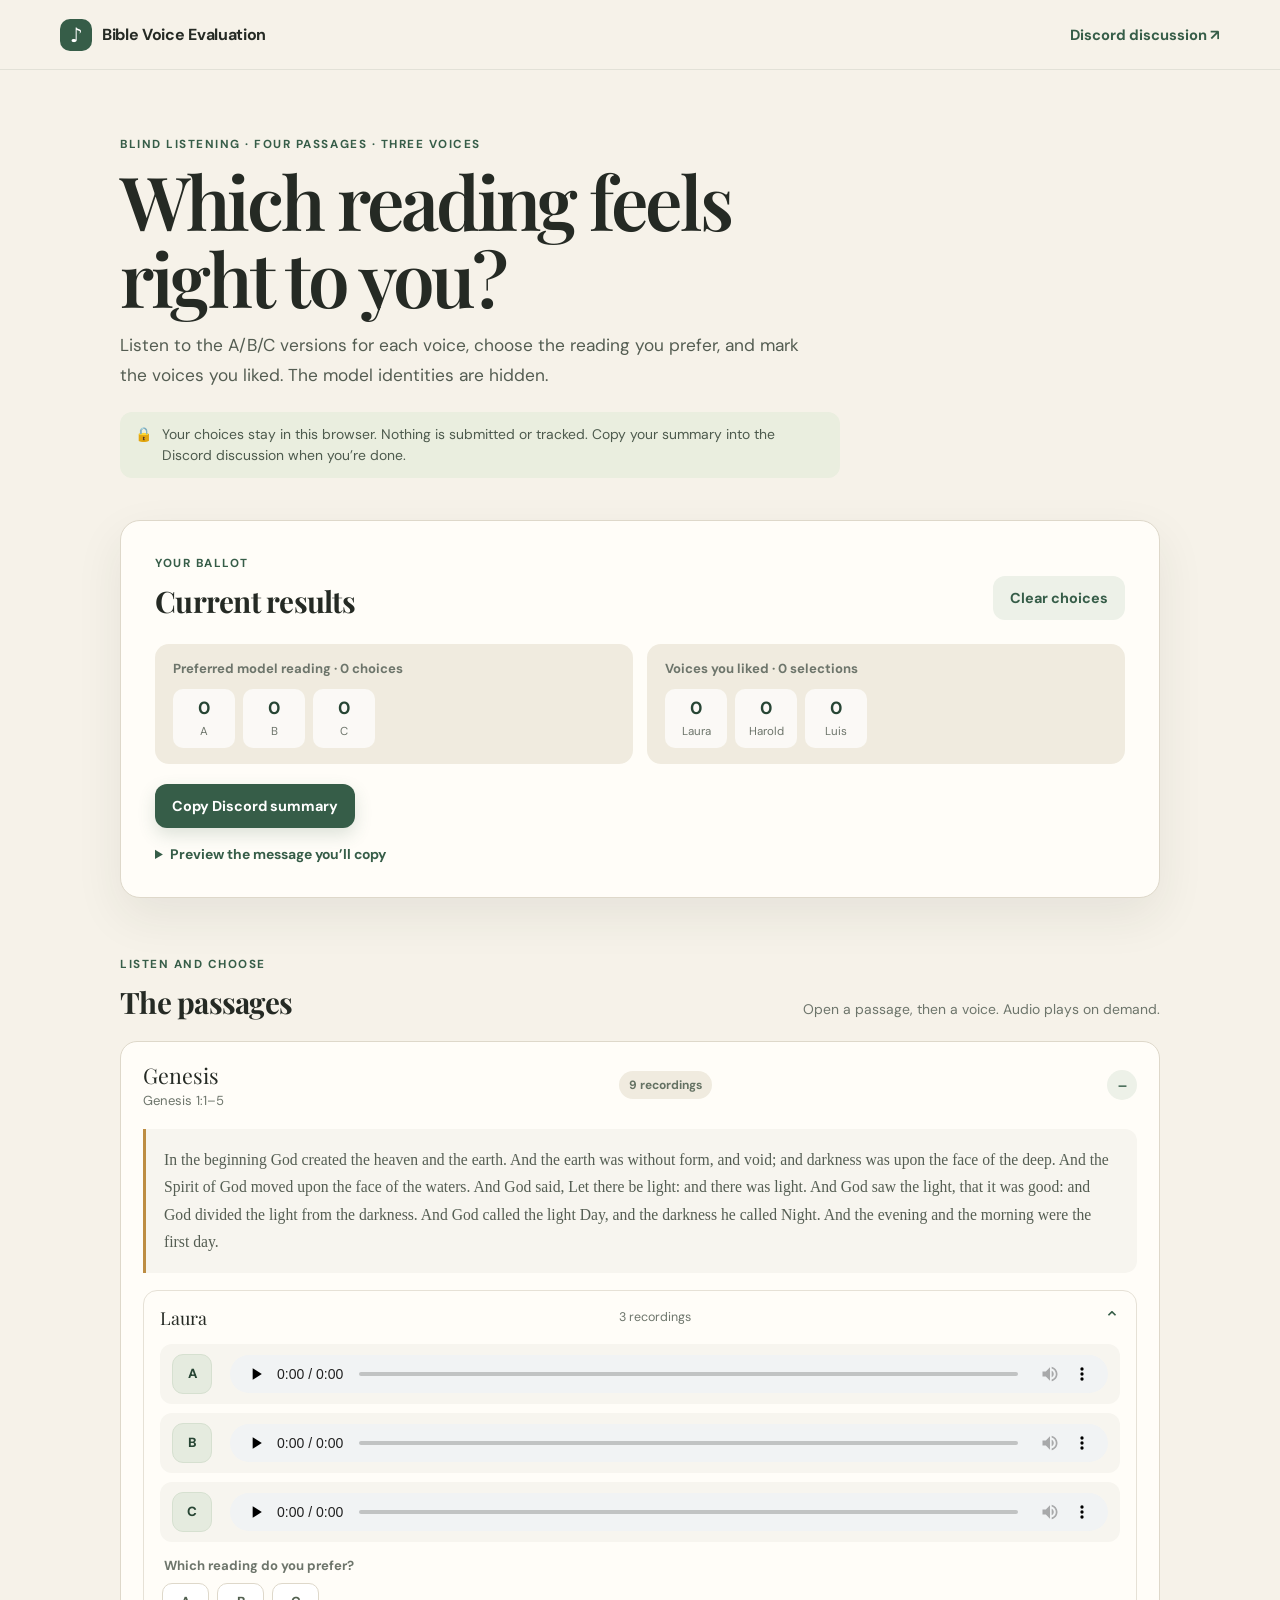
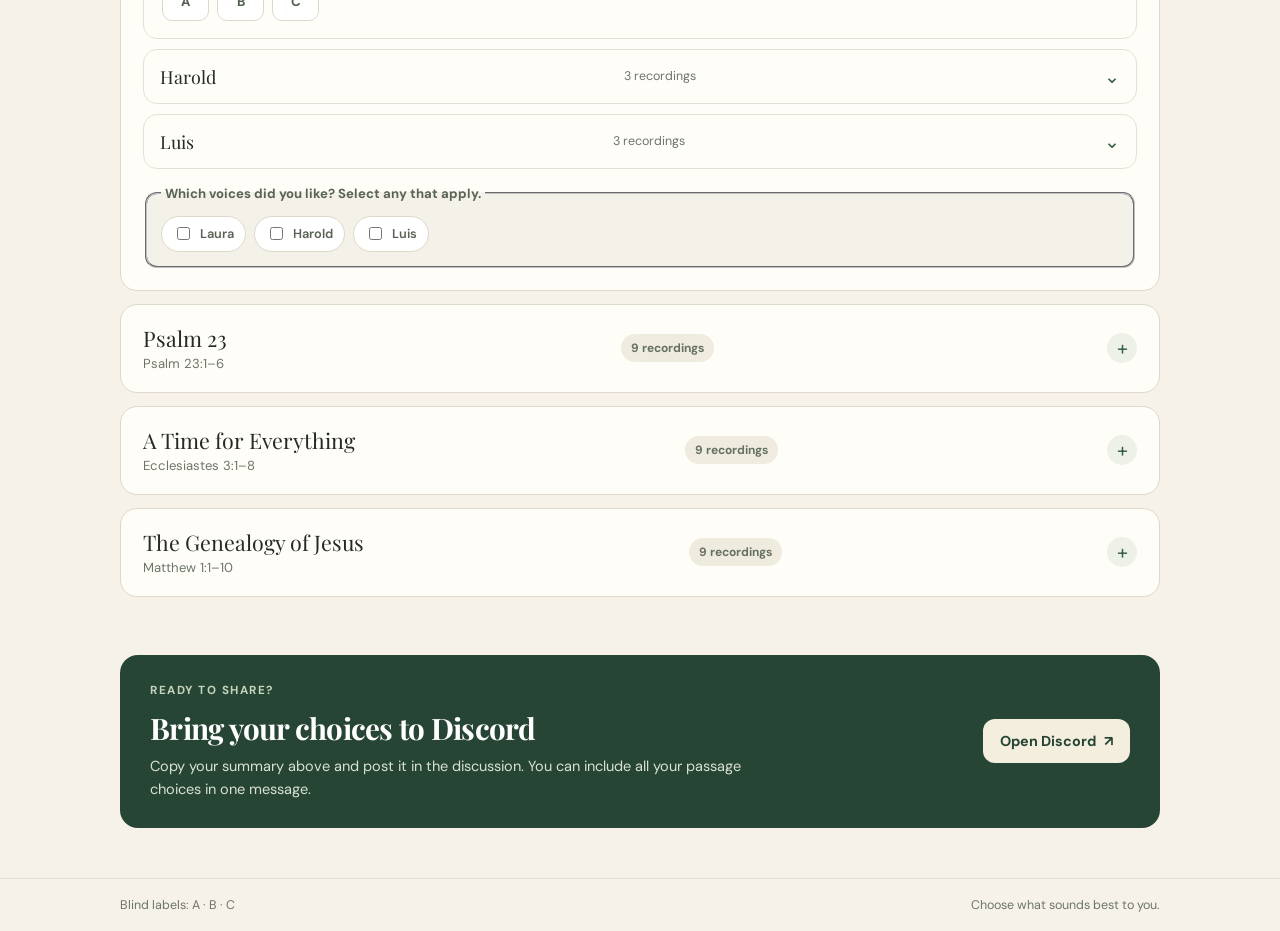
<file: index.html>
<!doctype html>
<html lang="en">
<head>
  <meta charset="utf-8">
  <meta name="viewport" content="width=device-width, initial-scale=1">
  <meta name="theme-color" content="#f6f2e9">
  <meta name="description" content="Listen to blind A/B/C Bible passage readings and prepare your vote for Discord.">
  <link rel="icon" href="favicon.svg" type="image/svg+xml">
  <title>Blind Bible Voice Evaluation</title>
  <link rel="stylesheet" href="assets/site.css">
</head>
<body>
  <header class="site-header">
    <a class="brand" href="#top" aria-label="Blind Bible Voice Evaluation home">
      <span class="brand-mark" aria-hidden="true">♪</span>
      <span>Bible Voice Evaluation</span>
    </a>
    <a class="discord-link" href="https://discord.com/channels/1101240203139633282/1572240535379509319" target="_blank" rel="noreferrer">Discord discussion <span aria-hidden="true">↗</span></a>
  </header>

  <main id="top">
    <section class="hero" aria-labelledby="page-title">
      <p class="eyebrow">Blind listening · Four passages · Three voices</p>
      <h1 id="page-title">Which reading feels right to you?</h1>
      <p class="hero-copy">Listen to the A/B/C versions for each voice, choose the reading you prefer, and mark the voices you liked. The model identities are hidden.</p>
      <div class="privacy-note"><span aria-hidden="true">🔒</span> Your choices stay in this browser. Nothing is submitted or tracked. Copy your summary into the Discord discussion when you’re done.</div>
    </section>

    <section class="scoreboard" aria-label="Your current choices">
      <div class="scoreboard-heading">
        <div>
          <p class="eyebrow">Your ballot</p>
          <h2>Current results</h2>
        </div>
        <button id="clear-ballot" class="button button-quiet" type="button">Clear choices</button>
      </div>
      <div id="stats" class="stats-grid" aria-live="polite"></div>
      <div class="summary-actions">
        <button id="copy-ballot" class="button button-primary" type="button">Copy Discord summary</button>
        <span id="copy-status" class="copy-status" role="status" aria-live="polite"></span>
      </div>
      <details class="summary-details">
        <summary>Preview the message you’ll copy</summary>
        <pre id="ballot-preview"></pre>
      </details>
    </section>

    <section class="passages" aria-label="Bible passages">
      <div class="section-heading">
        <div>
          <p class="eyebrow">Listen and choose</p>
          <h2>The passages</h2>
        </div>
        <p class="section-hint">Open a passage, then a voice. Audio plays on demand.</p>
      </div>
      <div id="passage-list" class="passage-list" aria-live="polite"></div>
    </section>

    <section class="discord-next">
      <div>
        <p class="eyebrow">Ready to share?</p>
        <h2>Bring your choices to Discord</h2>
        <p>Copy your summary above and post it in the discussion. You can include all your passage choices in one message.</p>
      </div>
      <a class="button button-primary" href="https://discord.com/channels/1101240203139633282/1572240535379509319" target="_blank" rel="noreferrer">Open Discord <span aria-hidden="true">↗</span></a>
    </section>
  </main>

  <footer class="site-footer">
    <span>Blind labels: A · B · C</span>
    <span>Choose what sounds best to you.</span>
  </footer>

  <script src="assets/app.js" defer></script>
</body>
</html>
</file>
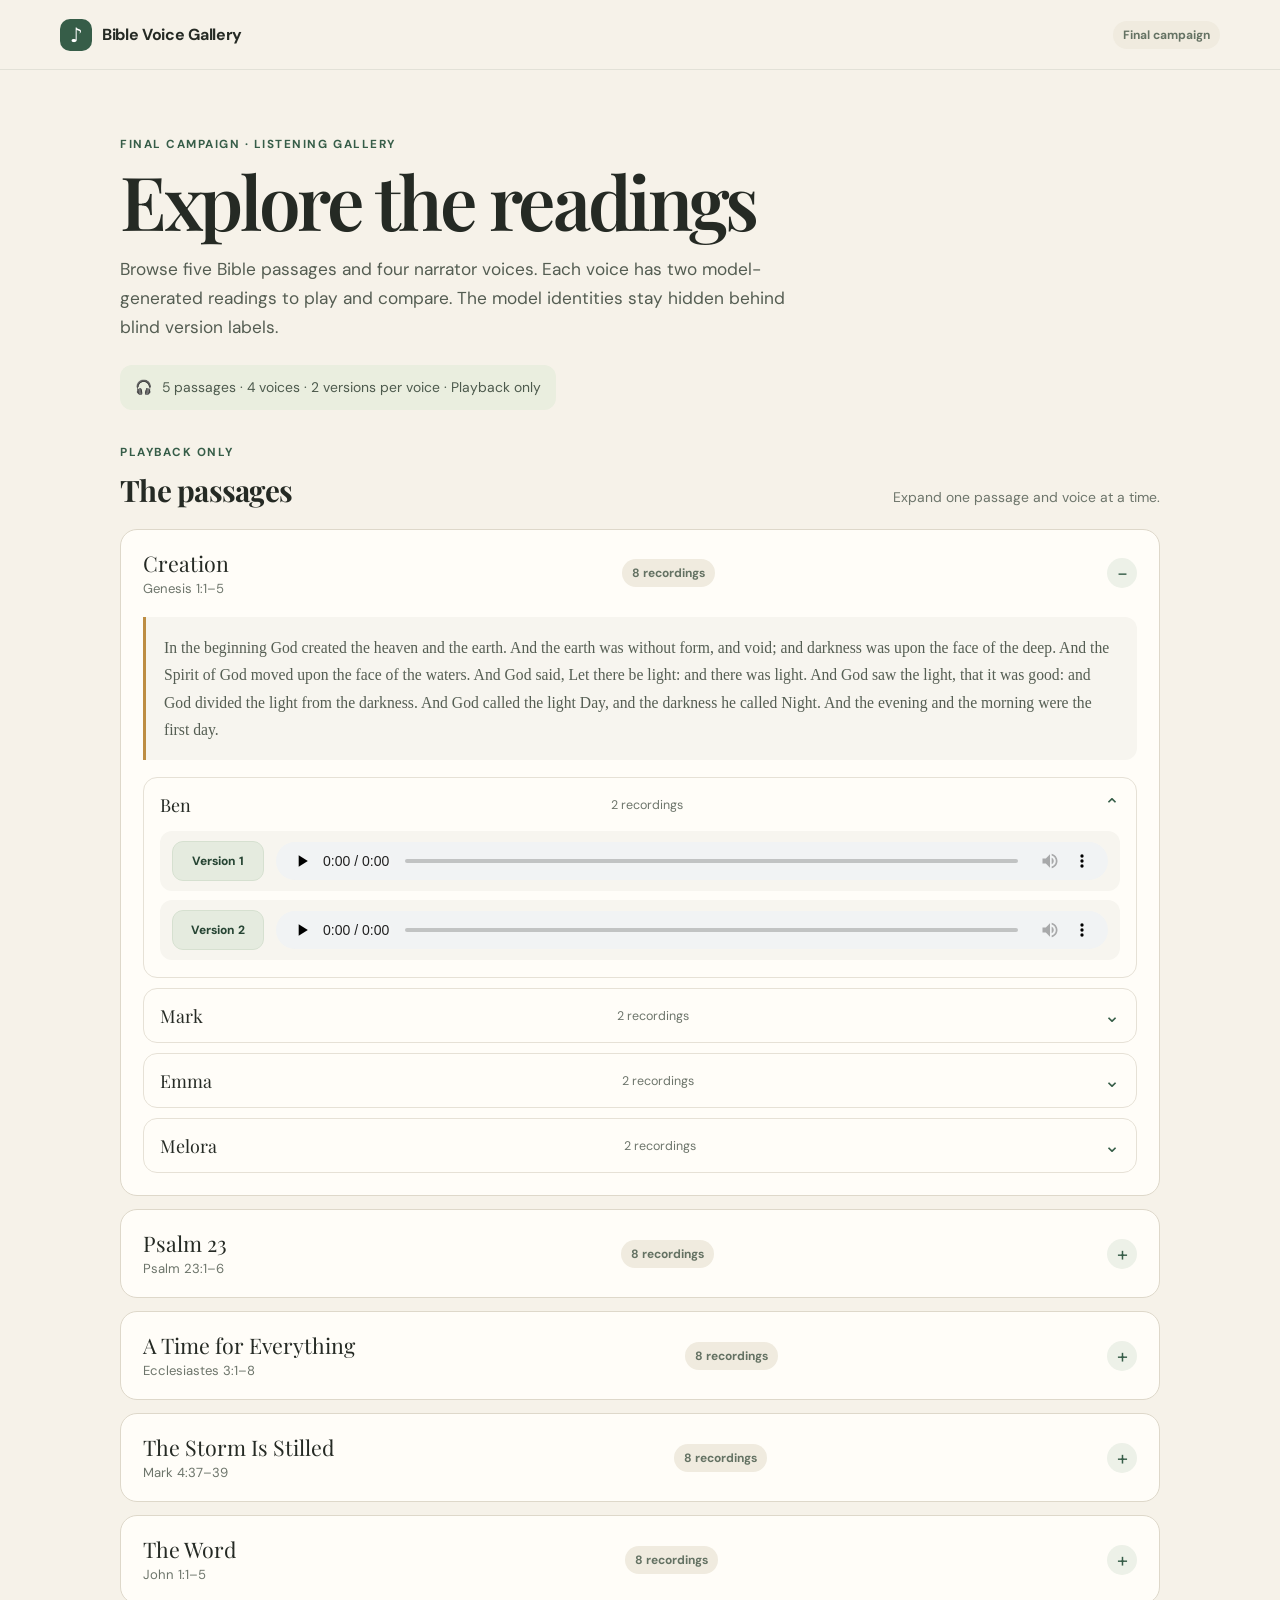
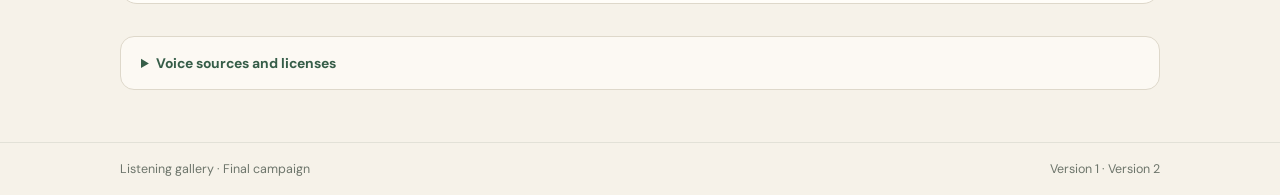
<file: last-campaign/index.html>
<!doctype html>
<html lang="en">
<head>
  <meta charset="utf-8">
  <meta name="viewport" content="width=device-width, initial-scale=1">
  <meta name="theme-color" content="#f6f2e9">
  <meta name="description" content="Playback gallery for the final Bible voice campaign.">
  <link rel="icon" href="../favicon.svg" type="image/svg+xml">
  <title>Final Campaign · Bible Voice Gallery</title>
  <link rel="stylesheet" href="../assets/site.css">
</head>
<body>
  <header class="site-header">
    <a class="brand" href="./" aria-label="Final campaign gallery home">
      <span class="brand-mark" aria-hidden="true">♪</span>
      <span>Bible Voice Gallery</span>
    </a>
    <span class="clip-count">Final campaign</span>
  </header>

  <main id="top">
    <section class="hero" aria-labelledby="page-title">
      <p class="eyebrow">Final campaign · Listening gallery</p>
      <h1 id="page-title">Explore the readings</h1>
      <p class="hero-copy">Browse five Bible passages and four narrator voices. Each voice has two model-generated readings to play and compare. The model identities stay hidden behind blind version labels.</p>
      <div class="privacy-note"><span aria-hidden="true">🎧</span> 5 passages · 4 voices · 2 versions per voice · Playback only</div>
    </section>

    <section class="passages" aria-label="Bible passages">
      <div class="section-heading">
        <div>
          <p class="eyebrow">Playback only</p>
          <h2>The passages</h2>
        </div>
      <p class="section-hint">Expand one passage and voice at a time.</p>
      </div>
      <div id="passage-list" class="passage-list" aria-live="polite"></div>
    </section>

    <details class="summary-details license-disclosure">
      <summary>Voice sources and licenses</summary>
      <div class="license-text">
        <p><strong>Ben Tucker, Mark Nelson, and Melora:</strong> LibriVox narrator references. Voice-Zero identifies its LibriVox reference samples as CC0 / public domain. See the <a href="https://creativecommons.org/publicdomain/zero/1.0/" target="_blank" rel="noreferrer">CC0 1.0 license</a> and <a href="https://librivox.org/pages/public-domain/" target="_blank" rel="noreferrer">LibriVox public-domain policy</a>.</p>
        <p><strong>Emma (ex04):</strong> Expresso reference under <a href="https://creativecommons.org/licenses/by-nc/4.0/" target="_blank" rel="noreferrer">CC BY-NC 4.0</a>.</p>
        <p><strong>Harold:</strong> Not included because we couldn’t confirm the reference voice’s license; it appeared likely to be based on Morgan Freeman.</p>
        <p class="license-footnote">These are the licenses declared for the voice-reference sources.</p>
      </div>
    </details>
  </main>

  <footer class="site-footer">
    <span>Listening gallery · Final campaign</span>
    <span>Version 1 · Version 2</span>
  </footer>

  <script src="gallery.js" defer></script>
</body>
</html>
</file>
<file: assets/site.css>
@import url('https://fonts.googleapis.com/css2?family=DM+Sans:wght@400;500;600;700&family=Playfair+Display:wght@500;600;700&display=swap');

:root {
  color-scheme: light;
  --paper: #f6f2e9;
  --surface: #fffdf8;
  --surface-muted: #f0ebdf;
  --ink: #252a24;
  --muted: #6d756b;
  --line: #ded8ca;
  --green: #365d48;
  --green-dark: #274534;
  --gold: #bd8d43;
  --shadow: 0 18px 48px rgba(43, 51, 42, .08);
  font-family: 'DM Sans', system-ui, sans-serif;
  color: var(--ink);
  background: var(--paper);
  font-synthesis: none;
  text-rendering: optimizeLegibility;
}

* { box-sizing: border-box; }
body { margin: 0; min-width: 320px; background: var(--paper); }
a { color: inherit; }
button, input { font: inherit; }

.site-header {
  height: 70px;
  display: flex;
  align-items: center;
  justify-content: space-between;
  padding: 0 max(24px, calc((100vw - 1160px) / 2));
  border-bottom: 1px solid rgba(83, 96, 80, .12);
}
.brand { display: inline-flex; align-items: center; gap: 10px; text-decoration: none; font-weight: 700; letter-spacing: -.02em; }
.brand-mark { display: grid; place-items: center; width: 32px; height: 32px; color: white; background: var(--green); border-radius: 10px; font-size: 20px; }
.discord-link { color: var(--green); font-size: .92rem; font-weight: 700; text-decoration: none; }
.discord-link:hover { text-decoration: underline; }

main { width: min(100% - 40px, 1040px); margin: 0 auto; }
.hero { padding: 66px 0 34px; max-width: 780px; }
.eyebrow { margin: 0 0 10px; color: var(--green); font-size: .73rem; font-weight: 700; letter-spacing: .13em; text-transform: uppercase; }
h1, h2, h3, p { margin-top: 0; }
h1, h2, h3 { font-family: 'Playfair Display', Georgia, serif; }
h1 { max-width: 740px; margin-bottom: 16px; font-size: clamp(2.6rem, 6vw, 4.65rem); font-weight: 600; letter-spacing: -.045em; line-height: 1.03; }
.hero-copy { max-width: 690px; margin-bottom: 22px; color: #545d52; font-size: 1.08rem; line-height: 1.7; }
.privacy-note { display: inline-flex; align-items: flex-start; gap: 10px; max-width: 720px; padding: 12px 15px; color: #4d5a4d; background: #eaeedf; border-radius: 12px; font-size: .87rem; line-height: 1.5; }

.scoreboard { margin: 8px 0 58px; padding: clamp(22px, 4vw, 34px); background: var(--surface); border: 1px solid var(--line); border-radius: 20px; box-shadow: var(--shadow); }
.scoreboard-heading, .section-heading { display: flex; align-items: end; justify-content: space-between; gap: 20px; }
.scoreboard h2, .section-heading h2, .discord-next h2 { margin-bottom: 0; font-size: 1.85rem; letter-spacing: -.025em; }
.stats-grid { display: grid; grid-template-columns: repeat(2, minmax(0, 1fr)); gap: 14px; margin: 24px 0 20px; }
.stat-card { padding: 16px 18px; background: var(--surface-muted); border-radius: 14px; }
.stat-title { margin: 0 0 12px; color: var(--muted); font-size: .82rem; font-weight: 700; }
.stat-values { display: flex; flex-wrap: wrap; gap: 8px; }
.stat-chip { min-width: 62px; padding: 8px 10px; background: rgba(255,255,255,.72); border-radius: 10px; text-align: center; }
.stat-chip strong { display: block; color: var(--green-dark); font-size: 1.1rem; }
.stat-chip span { color: var(--muted); font-size: .72rem; }
.stat-empty { color: var(--muted); font-size: .88rem; }
.summary-actions { display: flex; align-items: center; flex-wrap: wrap; gap: 12px; }
.button { display: inline-flex; align-items: center; justify-content: center; gap: 8px; min-height: 44px; padding: 0 17px; border: 0; border-radius: 12px; cursor: pointer; font-size: .9rem; font-weight: 700; text-decoration: none; transition: transform .15s ease, background .15s ease, box-shadow .15s ease; }
.button:hover { transform: translateY(-1px); }
.button:focus-visible, input:focus-visible, summary:focus-visible, a:focus-visible { outline: 3px solid #c9954c; outline-offset: 3px; }
.button-primary { color: white; background: var(--green); box-shadow: 0 7px 17px rgba(54, 93, 72, .17); }
.button-primary:hover { background: var(--green-dark); }
.button-quiet { color: var(--green); background: #edf1e8; }
.button-quiet:hover { background: #e3eadc; }
.copy-status { color: var(--green-dark); font-size: .86rem; font-weight: 600; }
.summary-details { margin-top: 17px; }
.summary-details summary { width: fit-content; color: var(--green); cursor: pointer; font-size: .87rem; font-weight: 700; }
.summary-details pre { max-height: 280px; overflow: auto; margin: 12px 0 0; padding: 15px; background: #f7f5ef; border: 1px solid var(--line); border-radius: 12px; color: #40483f; font: .83rem/1.6 ui-monospace, SFMono-Regular, Menlo, monospace; white-space: pre-wrap; }
.license-disclosure { margin: -26px 0 52px; padding: 17px 20px; background: rgba(255,253,248,.7); border: 1px solid var(--line); border-radius: 14px; }
.license-text { max-width: 820px; padding-top: 13px; color: #596254; font-size: .86rem; line-height: 1.65; }
.license-text p { margin-bottom: 10px; }
.license-text a { color: var(--green); font-weight: 700; }
.license-footnote { color: var(--muted); font-size: .76rem; }

.passages { margin-bottom: 58px; }
.section-heading { margin-bottom: 20px; }
.section-hint { margin-bottom: 3px; color: var(--muted); font-size: .87rem; }
.passage-list { display: grid; gap: 13px; }
.passage-card { overflow: hidden; background: var(--surface); border: 1px solid var(--line); border-radius: 17px; }
.passage-summary { display: flex; align-items: center; justify-content: space-between; gap: 16px; padding: 19px 22px; cursor: pointer; list-style: none; }
.passage-summary::-webkit-details-marker, .voice-summary::-webkit-details-marker { display: none; }
.passage-summary::after { content: '+'; display: grid; place-items: center; flex: 0 0 30px; width: 30px; height: 30px; color: var(--green); background: #edf1e8; border-radius: 50%; font-size: 1.25rem; transition: transform .18s ease; }
.passage-card[open] > .passage-summary::after { content: '−'; }
.passage-name { margin: 0 0 3px; font-family: 'Playfair Display', Georgia, serif; font-size: 1.34rem; }
.passage-reference { color: var(--muted); font-size: .82rem; }
.clip-count { padding: 6px 10px; color: #647263; background: var(--surface-muted); border-radius: 999px; font-size: .75rem; font-weight: 700; white-space: nowrap; }
.passage-content { padding: 0 22px 22px; }
.scripture { margin: 0 0 17px; padding: 17px 18px; color: #555e53; background: #f7f5ef; border-left: 3px solid var(--gold); border-radius: 0 12px 12px 0; font-family: Georgia, serif; font-size: .98rem; line-height: 1.75; }
.aligned-word { border-radius: .18em; transition: background-color .08s ease; }
.aligned-word.is-speaking { background: #ffe49c; box-shadow: 0 0 0 2px #ffe49c; color: var(--ink); }
.voice-list { display: grid; gap: 10px; }
.voice-card { overflow: hidden; border: 1px solid #e6e1d6; border-radius: 14px; }
.voice-summary { display: flex; align-items: center; justify-content: space-between; gap: 12px; padding: 14px 16px; cursor: pointer; list-style: none; }
.voice-summary::after { content: '⌄'; color: var(--green); font-size: 1.2rem; transform: rotate(0deg); transition: transform .18s ease; }
.voice-card[open] > .voice-summary::after { transform: rotate(180deg); }
.voice-name { margin: 0; font-family: 'Playfair Display', Georgia, serif; font-size: 1.12rem; }
.voice-hint { color: var(--muted); font-size: .78rem; }
.voice-content { padding: 0 16px 17px; }
.audio-list { display: grid; gap: 9px; }
.audio-row { display: grid; grid-template-columns: 46px minmax(0, 1fr); align-items: center; gap: 12px; padding: 10px 12px; background: #f7f5ef; border-radius: 12px; }
.audio-row.version-row { grid-template-columns: 92px minmax(0, 1fr); }
.clip-label { display: grid; place-items: center; width: 40px; height: 40px; color: var(--green-dark); background: #e5ebdf; border: 1px solid #d6e0d0; border-radius: 11px; font-size: .83rem; font-weight: 800; }
.version-label { width: 100%; padding: 0 7px; white-space: nowrap; font-size: .75rem; }
audio { display: block; width: 100%; height: 38px; }
.model-choice { margin-top: 15px; padding: 0; border: 0; }
.model-choice legend { margin-bottom: 9px; color: var(--muted); font-size: .82rem; font-weight: 700; }
.choice-list { display: flex; flex-wrap: wrap; gap: 8px; }
.choice-option { position: relative; }
.choice-option input { position: absolute; opacity: 0; pointer-events: none; }
.choice-option span { display: inline-flex; align-items: center; justify-content: center; min-width: 47px; min-height: 38px; padding: 0 13px; color: #52604f; background: white; border: 1px solid var(--line); border-radius: 10px; cursor: pointer; font-size: .82rem; font-weight: 800; transition: .15s ease; }
.choice-option input:checked + span { color: white; background: var(--green); border-color: var(--green); box-shadow: 0 4px 11px rgba(54,93,72,.18); }
.choice-option input:focus-visible + span { outline: 3px solid #c9954c; outline-offset: 2px; }
.liked-voices { margin-top: 16px; padding: 14px; background: #f4f1e8; border-radius: 12px; }
.liked-voices legend { padding: 0 4px; color: #596455; font-size: .82rem; font-weight: 700; }
.check-list { display: flex; flex-wrap: wrap; gap: 8px; }
.check-option { display: inline-flex; align-items: center; gap: 7px; min-height: 36px; padding: 0 11px; background: white; border: 1px solid var(--line); border-radius: 999px; color: #586254; cursor: pointer; font-size: .8rem; font-weight: 600; }
.check-option input { accent-color: var(--green); }
.discord-next { display: flex; align-items: center; justify-content: space-between; gap: 24px; margin-bottom: 50px; padding: 27px 30px; color: #f8f7ef; background: var(--green-dark); border-radius: 18px; }
.discord-next .eyebrow { color: #c5d4bd; }
.discord-next h2 { margin-bottom: 8px; color: white; }
.discord-next p:not(.eyebrow) { max-width: 630px; margin-bottom: 0; color: #d9e2d4; font-size: .91rem; line-height: 1.6; }
.discord-next .button-primary { flex: 0 0 auto; color: var(--green-dark); background: #f4eedf; box-shadow: none; }
.discord-next .button-primary:hover { background: white; }
.site-footer { display: flex; justify-content: space-between; gap: 16px; padding: 18px max(24px, calc((100vw - 1040px) / 2)); border-top: 1px solid rgba(83, 96, 80, .12); color: var(--muted); font-size: .78rem; }

@media (max-width: 680px) {
  .site-header { height: 60px; padding: 0 17px; }
  .brand { font-size: .87rem; }
  .brand-mark { width: 29px; height: 29px; }
  .discord-link { font-size: .78rem; }
  main { width: min(100% - 28px, 1040px); }
  .hero { padding: 47px 0 26px; }
  .hero-copy { font-size: .98rem; }
  .scoreboard { margin-bottom: 44px; padding: 20px 16px; border-radius: 16px; }
  .scoreboard-heading { align-items: center; }
  .scoreboard h2, .section-heading h2, .discord-next h2 { font-size: 1.55rem; }
  .stats-grid { gap: 9px; }
  .stat-card { padding: 12px; }
  .section-heading { align-items: start; flex-direction: column; gap: 7px; }
  .passage-summary { padding: 16px; }
  .passage-content { padding: 0 13px 14px; }
  .scripture { padding: 13px; font-size: .91rem; }
  .voice-content { padding: 0 11px 13px; }
  .audio-row { grid-template-columns: 38px minmax(0, 1fr); gap: 8px; padding: 8px; }
  .audio-row.version-row { grid-template-columns: 84px minmax(0, 1fr); }
  .clip-label { width: 34px; height: 34px; }
  audio { height: 35px; }
  .discord-next { align-items: flex-start; flex-direction: column; padding: 22px; }
  .site-footer { flex-direction: column; padding: 16px 18px; }
}

@media (max-width: 400px) {
  .audio-row.version-row { grid-template-columns: 68px minmax(0, 1fr); gap: 6px; }
  .version-label { padding: 0 3px; font-size: .68rem; }
}
</file>
